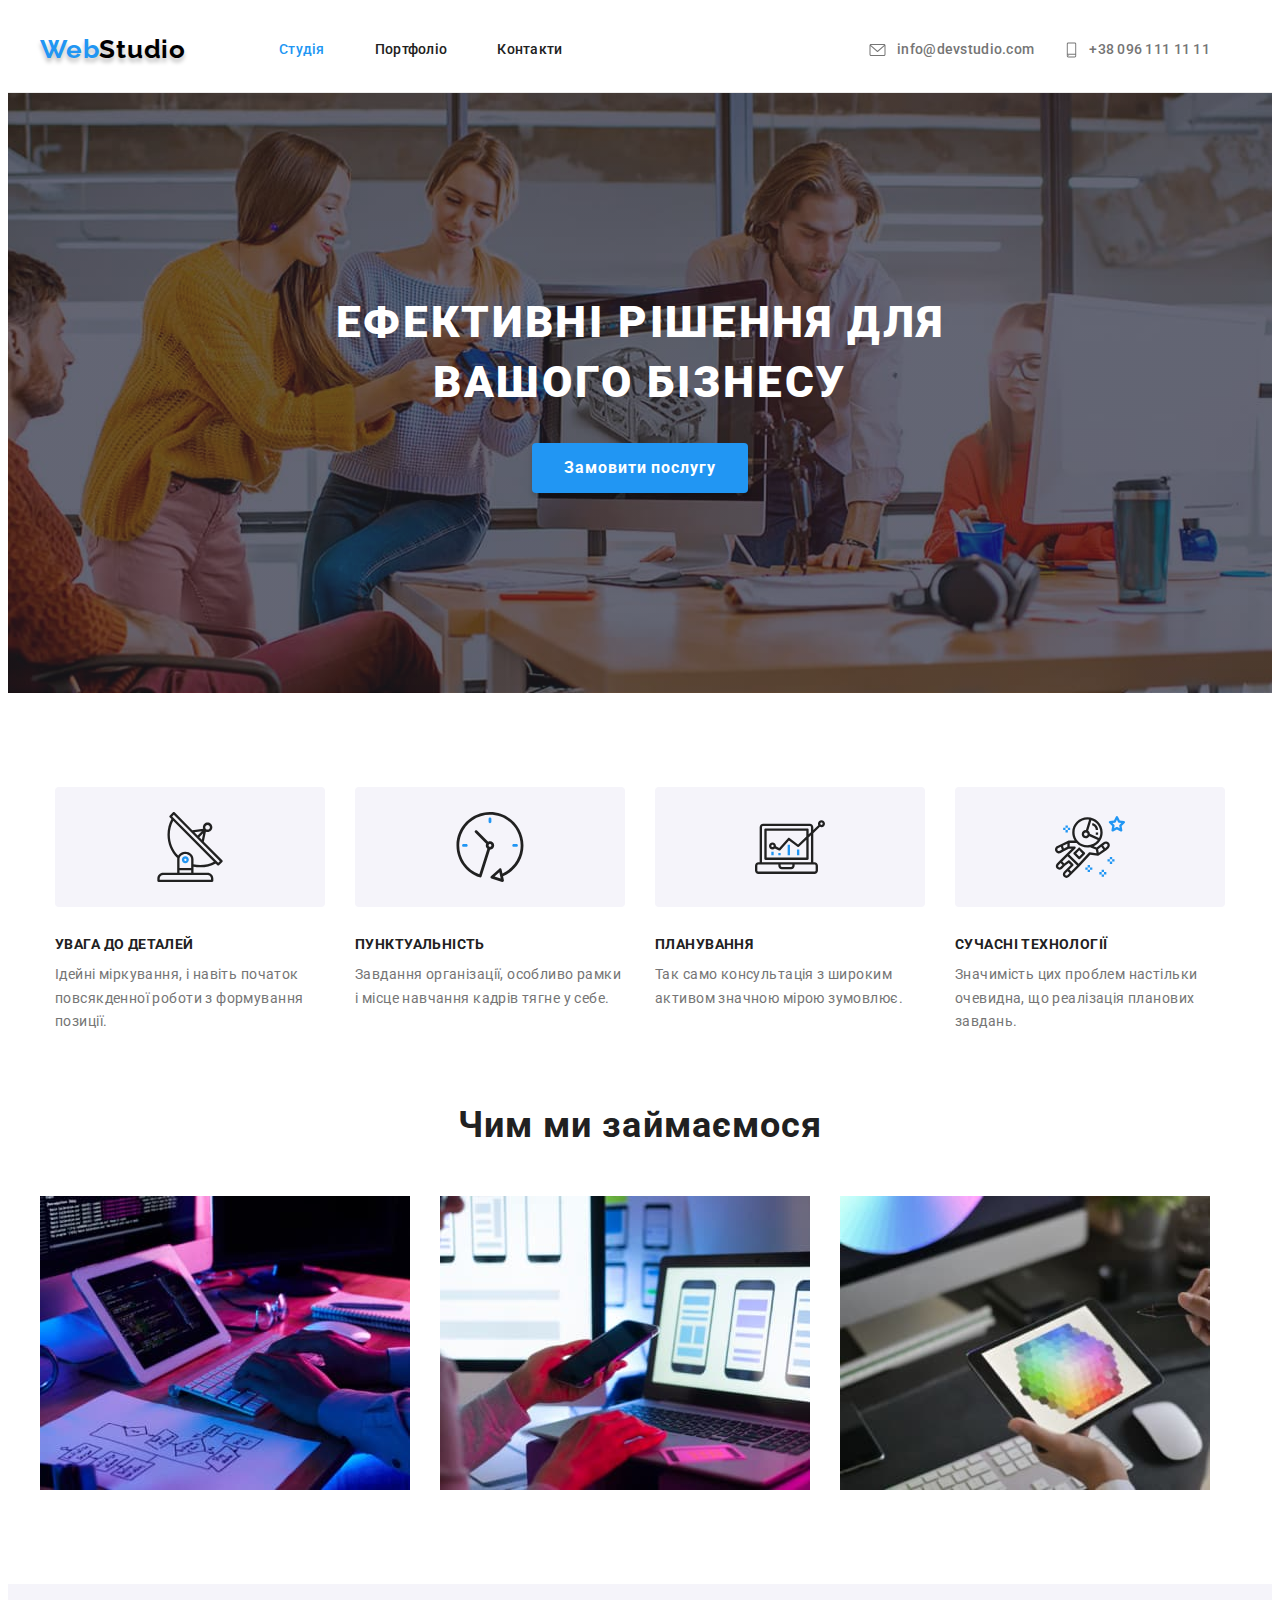
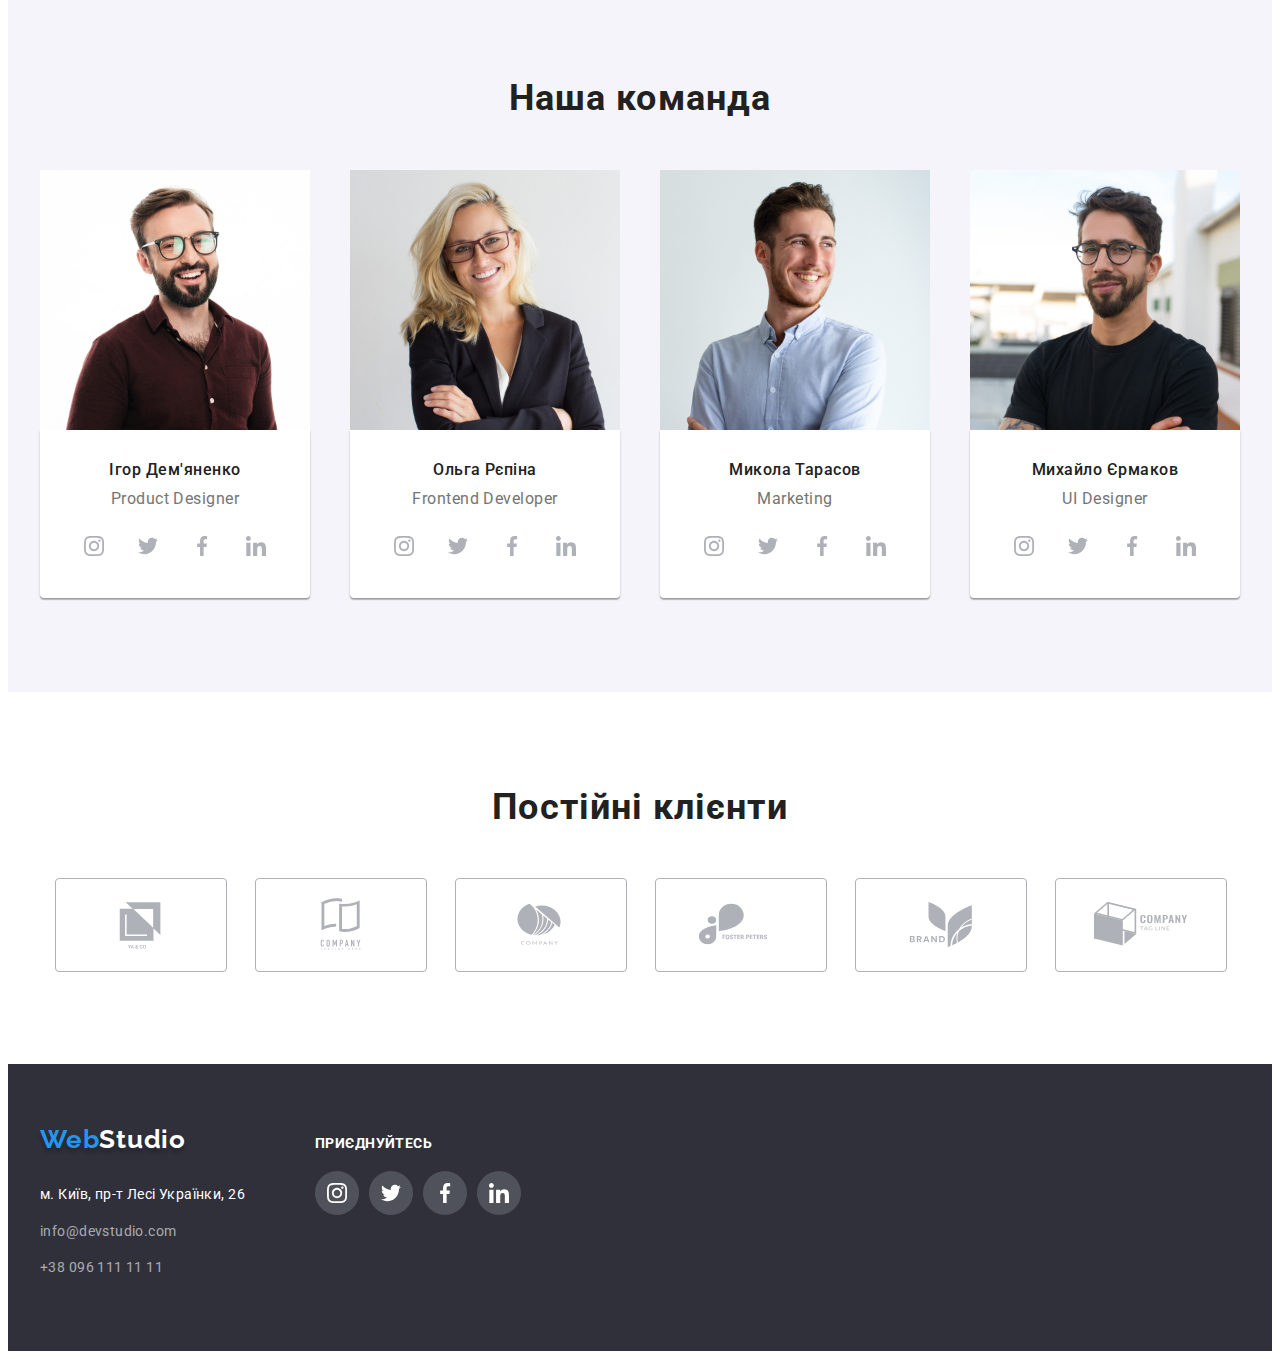
<file: index.html>
<!DOCTYPE html>
<html lang="uk">

<head>
    <meta charset="UTF-8" />
    <meta http-equiv="X-UA-Compatible" content="IE=edge" />
    <meta name="viewport" content="width=device-width, initial-scale=1.0" />
    <title>Document</title>

    <link rel="stylesheet" href="https://cdnjs.cloudflare.com/ajax/libs/modern-normalize/1.1.0/modern-normalize.min.css"
        integrity="sha512-wpPYUAdjBVSE4KJnH1VR1HeZfpl1ub8YT/NKx4PuQ5NmX2tKuGu6U/JRp5y+Y8XG2tV+wKQpNHVUX03MfMFn9Q=="
        crossorigin="anonymous" referrerpolicy="no-referrer" />

    <link rel="preconnect" href="https://fonts.googleapis.com">
    <link rel="preconnect" href="https://fonts.gstatic.com" crossorigin>
    <link
        href="https://fonts.googleapis.com/css2?family=Raleway:wght@700&family=Roboto:wght@400;500;700;900&display=swap"
        rel="stylesheet">

    <link rel="stylesheet" href="./css/styles.css">

</head>

<body>
    <header>
        <div class="header-border-bottom">
            <section class="container header-block">
            <nav class="navigation">
                <a class="logo" href="./index.html">Web<span class="logo-header">Studio</span></a>
                <ul class="list-header list-menu">
                    <li><a class="menu menu-studio" href="">Студія</a></li>
                    <li><a class="menu" href="./portfolio.html">Портфоліо</a></li>
                    <li><a class="menu" href="">Контакти</a></li>
                </ul>
            </nav>
            <ul class="list-contacts">
                <li class="header-contacts-link"><a href="mail" class="link nav-link"><svg class="header-contacts-icons"
                            width="19" height="16">
                            <use href="./img/icons.svg#icon-mail"></use>
                        </svg><span>info@devstudio.com</span></a>
                </li>
                <li class="header-contacts-link"><a href="mobile" class="link nav-link"><svg class="header-contacts-icons"
                            width="15" height="18">
                            <use href="./img/icons.svg#icon-mobile"></use>
                        </svg><span>+38 096 111 11 11</span></a>
                </li>
            </ul>
            </section>
        </div>
    </header>
    <main>
        <section class="section hero-section section-background">
            <div class="container hero-block">
                <h1 class="hero">Ефективні рішення для вашого бізнесу</h1>
                <button class="btn-order" type="button"> Замовити послугу</button>
            </div>
        </section>
        <section class="container section-advantages">
                <h2 hidden>Приклади</h2>
                <ul class="list-advantages">
                    <li>
                        <a href="#" class="advantage-bcgrd"><svg class="advantages-icons" width="70" height="70">
                                <use href="./img/icons.svg#icon-antenna"></use>
                            </svg></a>
                        <h3 class="advantages">УВАГА ДО ДЕТАЛЕЙ</h3>
                        <p class="advantages-descr">
                            Ідейні міркування, і навіть початок повсякденної роботи з
                            формування позиції.
                        </p>
                    </li>
                    <li>
                        <a href="#" class="advantage-bcgrd"><svg class="advantages-icons" width="70" height="70">
                                <use href="./img/icons.svg#icon-clock"></use>
                            </svg></a>
                        <h3 class="advantages">ПУНКТУАЛЬНІСТЬ</h3>
                        <p class="advantages-descr">
                            Завдання організації, особливо рамки і місце навчання кадрів тягне
                            у себе.
                        </p>
                    </li>
                    <li>
                        <a href="#" class="advantage-bcgrd"><svg class="advantages-icons" width="70" height="70">
                                <use href="./img/icons.svg#icon-diagram"></use>
                            </svg></a>
                        <h3 class="advantages">ПЛАНУВАННЯ</h3>
                        <p class="advantages-descr">
                            Так само консультація з широким активом значною мірою зумовлює.
                        </p>
                    </li>
                    <li>
                        <a href="#" class="advantage-bcgrd"><svg class="advantages-icons" width="70" height="70">
                                <use href="./img/icons.svg#icon-astronaut"></use>
                            </svg></a>
                        <h3 class="advantages">СУЧАСНІ ТЕХНОЛОГІЇ</h3>
                        <p class="advantages-descr">
                            Значимість цих проблем настільки очевидна, що реалізація планових
                            завдань.
                        </p>
                    </li>
                </ul>
        </section>
        <section class="container section">
                <h2 class="occupation">Чим ми займаємося</h2>
                <ul class="list-occupation">
                    <li>
                        <img src="./img/img1.jpg" alt="Діяльність1" width="370" height="294" />
                    </li>
                    <li>
                        <img src="./img/img2.jpg" alt="Діяльність2" width="370" height="294" />
                    </li>
                    <li>
                        <img src="./img/img3.jpg" alt="Діяльність3" width="370" height="294" />
                    </li>
                </ul>
        </section>
        <section class="section section-background-workers">
            <div class="container">
                <h2 class="team">Наша команда</h2>
                <ul class="list-team">
                    <li>
                        <img src="./img/team4.jpg" alt="Працівник1" width="270" height="260" />
                        <div class="team-workers">
                            <h3 class="name">Ігор Дем'яненко</h3>
                            <p class="position">Product Designer</p>
                            <ul class="workers-soc-list">
                                <li class="workers-soc-items"><a href="instagram" class="workers-soc-link link"><svg
                                            class="workers-soc-icons">
                                            <use href="./img/icons.svg#icon-instagram"></use>
                                        </svg></a></li>
                                <li class="workers-soc-items"><a href="twitter" class="workers-soc-link link"><svg width
                                            class="workers-soc-icons">
                                            <use href="./img/icons.svg#icon-twitter"></use>
                                        </svg></a></li>
                                <li class="workers-soc-items"><a href="facebook" class="workers-soc-link link"><svg
                                            class="workers-soc-icons">
                                            <use href="./img/icons.svg#icon-facebook"></use>
                                        </svg></a></li>
                                <li class="workers-soc-items"><a href="linkedin" class="workers-soc-link link"><svg
                                            class="workers-soc-icons">
                                            <use href="./img/icons.svg#icon-linkedin"></use>
                                        </svg></a></li>
                            </ul>
                        </div>
                    </li>
                    <li>
                        <img src="./img/team1.jpg" alt="Працівник2" width="270" height="260" />
                        <div class="team-workers">
                            <h3 class="name">Ольга Рєпіна</h3>
                            <p class="position">Frontend Developer</p>
                            <ul class="workers-soc-list">
                                <li class="workers-soc-items"><a href="instagram" class="workers-soc-link link"><svg
                                            class="workers-soc-icons">
                                            <use href="./img/icons.svg#icon-instagram"></use>
                                        </svg></a></li>
                                <li class="workers-soc-items"><a href="twitter" class="workers-soc-link link"><svg
                                            class="workers-soc-icons">
                                            <use href="./img/icons.svg#icon-twitter"></use>
                                        </svg></a></li>
                                <li class="workers-soc-items"><a href="facebook" class="workers-soc-link link"><svg
                                            class="workers-soc-icons">
                                            <use href="./img/icons.svg#icon-facebook"></use>
                                        </svg></a></li>
                                <li class="workers-soc-items"><a href="linkedin" class="workers-soc-link link"><svg
                                            class="workers-soc-icons">
                                            <use href="./img/icons.svg#icon-linkedin"></use>
                                        </svg></a></li>
                            </ul>
                        </div>
                    </li>
                    <li>
                        <img src="./img/team2.jpg" alt="Працівник3" width="270" height="260" />
                        <div class="team-workers">
                            <h3 class="name">Микола Тарасов</h3>
                            <p class="position">Marketing</p>
                            <ul class="workers-soc-list">
                                <li class="workers-soc-items"><a href="instagram" class="workers-soc-link link"><svg
                                            class="workers-soc-icons">
                                            <use href="./img/icons.svg#icon-instagram"></use>
                                        </svg></a></li>
                                <li class="workers-soc-items"><a href="twitter" class="workers-soc-link link"><svg
                                            class="workers-soc-icons">
                                            <use href="./img/icons.svg#icon-twitter"></use>
                                        </svg></a></li>
                                <li class="workers-soc-items"><a href="facebook" class="workers-soc-link link"><svg
                                            class="workers-soc-icons">
                                            <use href="./img/icons.svg#icon-facebook"></use>
                                        </svg></a></li>
                                <li class="workers-soc-items"><a href="linkedin" class="workers-soc-link link"><svg
                                            class="workers-soc-icons">
                                            <use href="./img/icons.svg#icon-linkedin"></use>
                                        </svg></a></li>
                            </ul>
                        </div>
                    </li>
                    <li>
                        <img src="./img/team3.jpg" alt="Працівник4" width="270" height="260" />
                        <div class="team-workers">
                            <h3 class="name">Михайло Єрмаков</h3>
                            <p class="position">UI Designer</p>
                            <ul class="workers-soc-list">
                                <li class="workers-soc-items"><a href="instagram" class="workers-soc-link link"><svg
                                            class="workers-soc-icons">
                                            <use href="./img/icons.svg#icon-instagram"></use>
                                        </svg></a></li>
                                <li class="workers-soc-items"><a href="twitter" class="workers-soc-link link"><svg
                                            class="workers-soc-icons">
                                            <use href="./img/icons.svg#icon-twitter"></use>
                                        </svg></a></li>
                                <li class="workers-soc-items"><a href="facebook" class="workers-soc-link link"><svg
                                            class="workers-soc-icons">
                                            <use href="./img/icons.svg#icon-facebook"></use>
                                        </svg></a></li>
                                <li class="workers-soc-items"><a href="linkedin" class="workers-soc-link link"><svg
                                            class="workers-soc-icons">
                                            <use href="./img/icons.svg#icon-linkedin"></use>
                                        </svg></a></li>
                            </ul>
                        </div>
                    </li>
                </ul>
            </div>
        </section>
        <section class="container section">
                <h2 class="clients">Постійні клієнти</h2>
                <ul class="clients-list">
                    <li class="clients-list-size"><a href="client-1" class="clients-link link"><svg class="clients-icons"> 
                                <use href="./img/icons.svg#icon-1"></use>
                            </svg></a></li>
                    <li class="clients-list-size"><a href="client-2" class="clients-link link"><svg class="clients-icons">
                                <use href="./img/icons.svg#icon-2"></use>
                            </svg></a></li>
                    <li class="clients-list-size"><a href="client-3" class="clients-link link"><svg class="clients-icons">
                                <use href="./img/icons.svg#icon-3"></use>
                            </svg></a></li>
                    <li class="clients-list-size"><a href="client-4" class="clients-link link"><svg class="clients-icons">
                                <use href="./img/icons.svg#icon-4"></use>
                            </svg></a></li>
                    <li class="clients-list-size"><a href="client-5" class="clients-link link"><svg class="clients-icons">
                                <use href="./img/icons.svg#icon-5"></use>
                            </svg></a></li>
                    <li class="clients-list-size"><a href="client-5" class="clients-link link"><svg class="clients-icons">
                                <use href="./img/icons.svg#icon-6"></use>
                            </svg></a></li>
                </ul>
        </section>
    </main>
    <footer class="footer-background">
        <div class="container footer-block">
            <div class="section-address">
                <a class="logo-footer" href="./index.html">Web<span class="logo-footer-part">Studio</span></a>
                <address>
                    <ul class="list-footer">
                        <li class="link-footer-address">
                            <a class="address" href="https://goo.gl/maps/pz3UQcwL6n8fsx3L7">м. Київ, пр-т Лесі Українки,
                                26</a>
                        </li>
                        <li class="link-footer">
                            <a class="contacts-footer" href="mailto:info@devstudio.com">info@devstudio.com</a>
                        </li>
                        <li class="link-footer">
                            <a class="contacts-footer" href="tel:+380961111111">+38 096 111 11 11</a>
                        </li>
                    </ul>
                </address>
            </div>
            <div>
                <p class="invitation-footer">ПРИЄДНУЙТЕСЬ</p>
                <ul class="list-footer footer-soc-list">
                    <li class="footer-soc-items"><a href="instagram" class="footer-soc-link link"><svg
                                class="footer-soc-icons">
                                <use href="./img/icons.svg#icon-instagram"></use>
                            </svg></a></li>
                    <li class="footer-soc-items"><a href="twitter" class="footer-soc-link link"><svg
                                class="footer-soc-icons">
                                <use href="./img/icons.svg#icon-twitter"></use>
                            </svg></a></li>
                    <li class="footer-soc-items"><a href="facebook" class="footer-soc-link link"><svg
                                class="footer-soc-icons">
                                <use href="./img/icons.svg#icon-facebook"></use>
                            </svg></a></li>
                    <li class="footer-soc-items"><a href="linkedin" class="footer-soc-link link"><svg
                                class="footer-soc-icons">
                                <use href="./img/icons.svg#icon-linkedin"></use>
                            </svg></a></li>
                </ul>
            </div>
        </div>
    </footer>
</body>

</html>
</file>
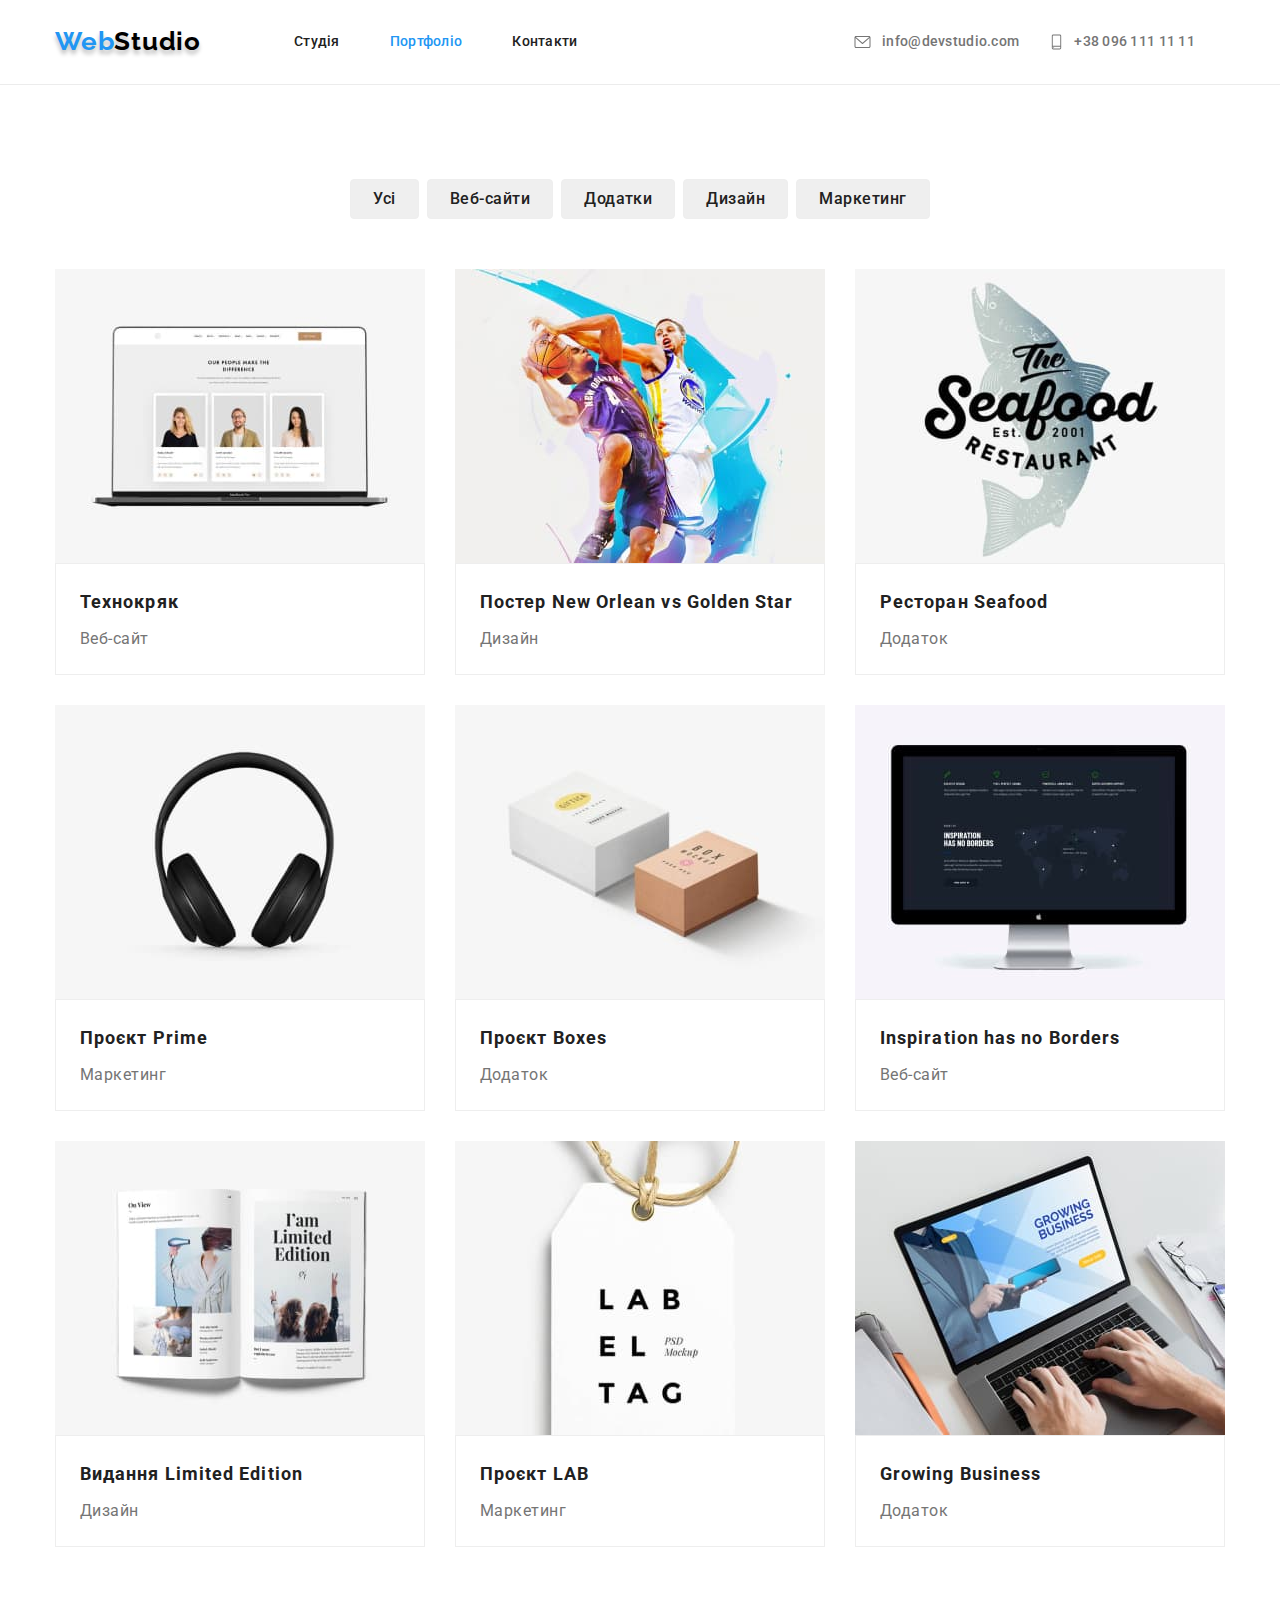
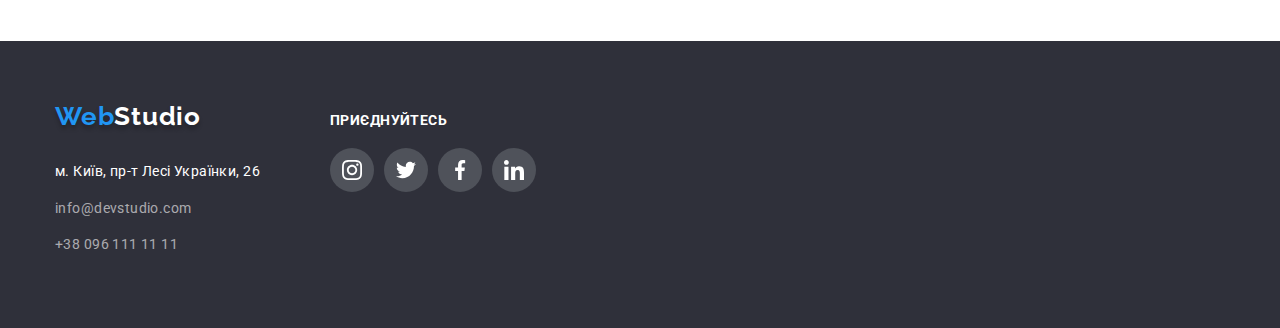
<file: portfolio.html>
<!DOCTYPE html>
<html lang="uk">

<head>
    <meta charset="UTF-8">
    <meta http-equiv="X-UA-Compatible" content="IE=edge">
    <meta name="viewport" content="width=device-width, initial-scale=1.0">
    <title>WebStudio</title>
    <link rel="preconnect" href="https://fonts.googleapis.com">
    <link rel="preconnect" href="https://fonts.gstatic.com" crossorigin>
    <link
        href="https://fonts.googleapis.com/css2?family=Raleway:wght@700&family=Roboto:wght@400;500;700;900&display=swap"
        rel="stylesheet">
    <link rel="stylesheet" href="https://cdnjs.cloudflare.com/ajax/libs/modern-normalize/1.1.0/modern-normalize.min.css">
    <link rel="stylesheet" href="./css/styles.css">
</head>

<body>
    <header>
        <div class=" header-border-bottom">
            <section class="container header-block">
            <nav class="navigation">
                <a class="logo" href="./index.html">Web<span class="logo-header">Studio</span></a>
                <ul class="list-header list-menu">
                    <li><a class="menu" href="./index.html">Студія</a></li>
                    <li><a class="menu menu-portfolio" href="./portfolio.html">Портфоліо</a></li>
                    <li><a class="menu" href="">Контакти</a></li>
                </ul>
            </nav>
            <ul class="list-contacts">
                <li class="header-contacts-link"><a href="mail" class="link nav-link"><svg class="header-contacts-icons" width="19"
                            height="16">
                            <use href="./img/icons.svg#icon-mail"></use>
                        </svg>info@devstudio.com</a>
                </li>
                <li class="header-contacts-link"><a href="mobile" class="link nav-link"><svg class="header-contacts-icons" width="15"
                            height="18">
                            <use href="./img/icons.svg#icon-mobile"></use>
                        </svg>+38 096 111 11 11</a>
                </li>
            </ul>
            </section>
        </div>
    </header>

    <main>
            <section class="container section">
                <h1 class="visually-hidden">Menu</h1>
                <ul class="list-portfolio-categories">
                    <li><button type="button" class="portfolio-categories">Усі</button></li>
                    <li><button type="button" class="portfolio-categories">Веб-сайти</button></li>
                    <li><button type="button" class="portfolio-categories">Додатки</button></li>
                    <li><button type="button" class="portfolio-categories">Дизайн</button></li>
                    <li><button type="button" class="portfolio-categories">Маркетинг</button></li>
                </ul>
                <ul class="list-portfolio-projects">
                    <li class="project-item">
                        <a href="" class="project-link"><img src="./img/portfolio1.jpg" alt="Технокряк" width="370" height="294">
                        <div class="portfolio-filter">
                            <h2 class="project">Технокряк</h2>
                            <p class="portfolio-categories-item">Веб-сайт</p>
                        </div></a>
                    </li>
                    <li class="project-item">
                        <a href="" class="project-link"><img src="./img/portfolio2.jpg" alt="Постер New Orlean vs Golden Star" width="370" height="294">
                        <div class="portfolio-filter">
                            <h2 class="project">Постер New Orlean vs Golden Star</h2>
                            <p class="portfolio-categories-item">Дизайн</p>
                        </div></a>
                    </li>
                    <li class="project-item">
                        <a href="" class="project-link"><img src="./img/portfolio3.jpg" alt="Ресторан Seafood" width="370" height="294">
                        <div class="portfolio-filter">
                            <h2 class="project">Ресторан Seafood</h2>
                            <p class="portfolio-categories-item">Додаток</p>
                        </div></a>
                    </li>
                    <li class="project-item">
                        <a href="" class="project-link"><img src="./img/portfolio4.jpg" alt="Проєкт Prime" width="370" height="294">
                        <div class="portfolio-filter">
                            <h2 class="project">Проєкт Prime</h2>
                            <p class="portfolio-categories-item">Маркетинг</p>
                        </div></a>
                    </li>
                    <li class="project-item">
                        <a href="" class="project-link"><img src="./img/portfolio5.jpg" alt="Проєкт Boxes" width="370" height="294">
                        <div class="portfolio-filter">
                            <h2 class="project">Проєкт Boxes</h2>
                            <p class="portfolio-categories-item">Додаток</p>
                        </div></a>
                    </li>
                    <li class="project-item">
                        <a href="" class="project-link"><img src="./img/portfolio6.jpg" alt="Inspiration has no Borders" width="370" height="294">
                        <div class="portfolio-filter">
                            <h2 class="project">Inspiration has no Borders</h2>
                            <p class="portfolio-categories-item">Веб-сайт</p>
                        </div></a>
                    </li>
                    <li class="project-item">
                        <a href="" class="project-link"><img src="./img/portfolio7.jpg" alt="Видання Limited Edition" width="370" height="294">
                        <div class="portfolio-filter">
                            <h2 class="project">Видання Limited Edition</h2>
                            <p class="portfolio-categories-item">Дизайн</p>
                        </div></a>
                    </li>
                    <li class="project-item">
                        <a href="" class="project-link"><img src="./img/portfolio8.jpg" alt="Проєкт LAB" width="370" height="294">
                        <div class="portfolio-filter">
                            <h2 class="project">Проєкт LAB</h2>
                            <p class="portfolio-categories-item">Маркетинг</p></a>
                        </div>
                    </li>
                    <li class="project-item">
                        <a href="" class="project-link"><img src="./img/portfolio9.jpg" alt="Growing Business" width="370" height="294">
                        <div class="portfolio-filter">
                            <h2 class="project">Growing Business</h2>
                            <p class="portfolio-categories-item">Додаток</p>
                        </div></a>
                    </li>
                </ul>
            </section>
    </main>

<footer class="footer-background">
    <div class="container footer-block">
        <div class="section-address">
            <a class="logo-footer" href="./index.html">Web<span class="logo-footer-part">Studio</span></a>
            <address>
                <ul class="list-footer">
                    <li class="link-footer-address">
                        <a class="address" href="https://goo.gl/maps/pz3UQcwL6n8fsx3L7">м. Київ, пр-т Лесі Українки,
                            26</a>
                    </li>
                    <li class="link-footer">
                        <a class="contacts-footer" href="mailto:info@devstudio.com">info@devstudio.com</a>
                    </li>
                    <li class="link-footer">
                        <a class="contacts-footer" href="tel:+380961111111">+38 096 111 11 11</a>
                    </li>
                </ul>
            </address>
        </div>
        <div>
            <h3 class="invitation-footer">ПРИЄДНУЙТЕСЬ</h3>
            <ul class="list-footer footer-soc-list">
                <li class="footer-soc-items"><a href="instagram" class="footer-soc-link link"><svg
                            class="footer-soc-icons">
                            <use href="./img/icons.svg#icon-instagram"></use>
                        </svg></a></li>
                <li class="footer-soc-items"><a href="twitter" class="footer-soc-link link"><svg
                            class="footer-soc-icons">
                            <use href="./img/icons.svg#icon-twitter"></use>
                        </svg></a></li>
                <li class="footer-soc-items"><a href="facebook" class="footer-soc-link link"><svg
                            class="footer-soc-icons">
                            <use href="./img/icons.svg#icon-facebook"></use>
                        </svg></a></li>
                <li class="footer-soc-items"><a href="linkedin" class="footer-soc-link link"><svg
                            class="footer-soc-icons">
                            <use href="./img/icons.svg#icon-linkedin"></use>
                        </svg></a></li>
            </ul>
        </div>
    </div>
</footer>
</body>

</html>
</file>
<file: css/styles.css>
h1,
h2,
h3,
h4,
h5,
h5,
ul,
p {
    margin: 0;
    padding-left: 0;
}

.link {
    text-decoration: none;
    color: currentColor;
}

.list {
    text-decoration: none;
    list-style: none;
    margin: 0;
    padding: 0;
    display: flex;
    align-items: center;
    gap: 50px;
}

.section {
    padding-top: 94px;
    padding-bottom: 94px;
}

img {
    display: block;
}

.header-block {
    display: flex;
    align-items: center;
}

.header-border-bottom {
    border-bottom: 1px solid #ECECEC;
}

body {
    font-family: "Roboto", "Raleway";
}

:root {
    --article-color: #212121;
    --article-descr-color: #757575;
    --section-background-color: #2F303A;
    --btns-links-color: #2196F3;
}

.list-header {
    text-decoration: none;
    list-style: none;
    margin: 0;
    padding: 0;
    display: flex;
    align-items: center;
    gap: 50px;
}

.logo {
    font-style: normal;
    font-weight: 700;
    font-size: 26px;
    line-height: 1.19;
    letter-spacing: 0.03em;
    color: #2196F3;
    text-shadow: 0px 4px 4px rgba(0, 0, 0, 0.25);
    text-decoration: none;
    font-family: 'Raleway';
    padding-top: 24px;
    padding-bottom: 25px;
    display: flex;
    align-items: center;
}

.logo-header {
    color: #000000;
    display: flex;
    align-items: center;
}

.navigation {
    display: flex;
    align-items: center;
}

.list-menu {
    text-decoration: none;
    list-style: none;
    margin: 0;
    padding: 0;
    display: flex;
    align-items: center;
    gap: 50px;
    margin-left: 93px;
}

.menu {
    font-size: 14px;
    line-height: 1.14;
    letter-spacing: 0.02em;
    color: #212121;
    text-decoration: none;
    font-weight: 500;
    padding-top: 32px;
    padding-bottom: 32px;
    display: flex;
    align-items: center;
}

.menu:hover {
    color: var(--btns-links-color);
}

.menu:active {
    color: var(--btns-links-color);
}

.menu:focus {
    color: var(--btns-links-color);
}

.menu-studio {
    color: #2196F3;
}

.menu-portfolio {
    color: #2196F3;
}

.list-contacts {
    text-decoration: none;
    list-style: none;
    margin: 0;
    padding: 0;
    display: flex;
    align-items: center;
    margin-left: auto;
}

.header-contacts-link {
    font-family: 'Roboto';
    font-style: normal;
    font-size: 14px;
    line-height: 1.14;
    letter-spacing: 0.02em;
    color: #757575;
    text-decoration: none;
    font-weight: 500;
    padding-top: 32px;
    padding-bottom: 32px;
    display: flex;
    align-items: center;
    justify-content: center;
    margin-left: auto;
    margin-right: 30px;
    color: #757575;
}

.header-contacts-icons {
    margin-right: 10px;
    fill: #757575;
}

.nav-link {
    display: flex;
    align-items: center;
    height: 20px;
}

.header-contacts-link:hover {
    fill: var(--btns-links-color);
    color: var(--btns-links-color);
}

.header-contacts-link:focus {
    fill: var(--btns-links-color);
    color: var(--btns-links-color);
}

.hero-section {
    padding-top: 200px;
    padding-bottom: 200px;
    background-image: linear-gradient(rgba(47, 48, 58, 0.4), rgba(47, 48, 58, 0.4)), url(../img/hero-back.jpg);
    background-repeat: no-repeat;
    background-size: cover;
    background-position: center;
    background-color: var(--section-background-color);
    max-width: 1600px;
    margin-left: auto;
    margin-right: auto;
}

.hero-block {
    padding-top: 94px;
    padding-bottom: 94px;
    align-items: center;
    text-align: center;
    display: contents;
}

.hero {
    font-size: 44px;
    width: 696px;
    margin: 0 auto;
    line-height: 1.36;
    text-align: center;
    letter-spacing: 0.06em;
    text-transform: uppercase;
    color: #FFFFFF;
    font-weight: 900;
    margin-bottom: 30px;
    background-color: transparent;
    display: flex;
    align-items: center;
}

.btn-order {
    font-family: 'Roboto';
    font-style: normal;
    font-size: 16px;
    line-height: 1.875;
    font-weight: 700;
    margin: 0 auto;
    padding: 10px 32px;
    letter-spacing: 0.06em;
    color: #FFFFFF;
    box-shadow: 0px 4px 4px rgba(0, 0, 0, 0.15);
    border-radius: 4px;
    cursor: pointer;
    display: flex;
    align-items: center;
    background: var(--btns-links-color);
    border: none;
}

.section-advantages {
    padding-top: 94px;
}

.list-advantages {
    text-decoration: none;
    list-style: none;
    margin: 0;
    padding: 0;
    display: flex;
    align-items: center;
    justify-content: center;
    gap: 30px;
}

.advantage-bcgrd {
    width: 270px;
    height: 120px;
    background-color: #F5F4FA;
    border-radius: 4px;
    margin-bottom: 30px;
    display: flex;
    align-items: center;
    justify-content: center;
}

.advantage-icon {
    width: 70px;
    height: 70px;
}

.advantages {
    font-size: 14px;
    font-weight: 700;
    line-height: 1.14;
    letter-spacing: 0.03em;
    text-transform: uppercase;
    padding-bottom: 10px;
    display: flex;
    justify-content: space-between;
    align-items: center;
    color: var(--article-color)
}

.advantages-descr {
    font-size: 14px;
    width: 270px;
    height: 48px;
    font-weight: 400;
    line-height: 1.71;
    letter-spacing: 0.03em;
    display: flex;
    justify-content: space-between;
    color: var(--article-descr-color)
}

.list-occupation {
    text-decoration: none;
    list-style: none;
    margin: 0;
    padding: 0;
    display: flex;
    align-items: center;
    gap: 30px;
}

.occupation {
    font-size: 36px;
    font-weight: 700;
    line-height: 1.16;
    text-align: center;
    letter-spacing: 0.03em;
    margin-bottom: 50px;
    color: var(--article-color)
}

.section-background-workers {
    background: #F5F4FA;
}

.list-team {
    text-decoration: none;
    display: flex;
    justify-content: space-between;
    align-items: center;
    list-style: none;
    margin: 0;
    padding: 0;
}

.team-workers {
    padding-top: 30px;
    padding-bottom: 30px;
    background: #FFFFFF;
    box-shadow: 0px 1px 3px rgba(0, 0, 0, 0.12), 0px 1px 1px rgba(0, 0, 0, 0.14), 0px 2px 1px rgba(0, 0, 0, 0.2);
    border-radius: 0px 0px 4px 4px;
}

.team {
    font-size: 36px;
    font-weight: 700;
    line-height: 1.16;
    text-align: center;
    letter-spacing: 0.03em;
    color: #212121;
    margin-bottom: 50px;
}

.name {
    font-size: 16px;
    font-weight: 500;
    line-height: 1.1875;
    text-align: center;
    letter-spacing: 0.03em;
    margin-bottom: 10px;
    color: var(--article-color)
}

.position {
    font-size: 16px;
    font-weight: 400;
    line-height: 1.1875;
    text-align: center;
    letter-spacing: 0.03em;
    margin-bottom: 16px;
    color: var(--article-descr-color)
}

.workers-soc-list {
    text-decoration: none;
    list-style: none;
    margin: 0;
    padding: 0;
    display: flex;
    justify-content: center;
    align-items: center;
    gap: 10px;
}

.workers-soc-items {
    width: 44px;
    height: 44px;
}

.workers-soc-link {
    width: 100%;
    height: 100%;
    display: flex;
    justify-content: center;
    align-items: center;
    border-radius: 50%;
}

.workers-soc-link:hover {
    background-color: var(--btns-links-color);
}

.workers-soc-link:hover .workers-soc-icons {
    fill: #FFFFFF;
}

.workers-soc-link:focus {
    background-color: var(--btns-links-color);
}

.workers-soc-link:focus .workers-soc-icons {
    fill: #FFFFFF;
}

.workers-soc-icons {
    height: 20px;
    width: 20px;
    fill: #AFB1B8;
}

.clients-list {
    text-decoration: none;
    list-style: none;
    margin: 0;
    padding: 0;
    display: flex;
    justify-content: center;
    align-items: center;
    gap: 30px;
}

.clients {
    font-family: 'Roboto';
    font-style: normal;
    font-weight: 700;
    font-size: 36px;
    line-height: 42px;
    text-align: center;
    letter-spacing: 0.03em;
    color: #212121;
    margin-bottom: 50px;
}

.clients-link {
    display: flex;
    justify-content: center;
    align-items: center;
    border: 1px solid #AFB1B8;
    border-radius: 4px;
    fill: #AFB1B8;
    width: 100%;
    height: 100%;
}

.clients-link:hover {
    fill: var(--btns-links-color);
    border-color: var(--btns-links-color);
}

.clients-link:focus {
    fill: var(--btns-links-color);
    border-color: var(--btns-links-color);
}

.clients-list-size {
    width: 170px;
    height: 92px;
}

.clients-icons {
    width: 106px;
    height: 60px;
}

.container {
    padding-left: 15px;
    padding-right: 15px;
    margin: 0 auto;
    width: 1200px;
}

.footer-block {
    display: flex;
    align-items: baseline;
}

.section-address {
    margin-right: 70px;
}

.footer-background {
    padding-top: 60px;
    padding-bottom: 60px;
    background: var(--section-background-color)
}

.list-footer {
    text-decoration: none;
    list-style: none;
    margin: 0;
    padding: 0;
}

.link-footer-address {
    margin-top: 28px;
    margin-bottom: 12px;
}

.link-footer {
    margin-bottom: 12px;
}

.logo-footer {
    font-family: 'Raleway';
    font-style: normal;
    font-weight: 700;
    font-size: 26px;
    line-height: 1.19;
    letter-spacing: 0.03em;
    color: #2196F3;
    text-shadow: 0px 4px 4px rgba(0, 0, 0, 0.25);
    text-decoration: none;
    margin-right: auto;
}

.logo-footer-part {
    font-family: 'Raleway';
    font-style: normal;
    font-weight: 700;
    font-size: 26px;
    line-height: 31px;
    letter-spacing: 0.03em;
    margin-left: auto;
    margin-bottom: 28px;
    color: #FFFFFF;
}

.address {
    font-family: 'Roboto';
    font-style: normal;
    font-size: 14px;
    font-weight: 400;
    line-height: 1.71;
    letter-spacing: 0.03em;
    color: #FFFFFF;
    text-decoration: none;
    margin-top: 28px;
    margin-bottom: 12px;
    margin-left: auto;
}

.social-footer {
    display: flex;
    justify-content: center;
    align-items: center;
}

.invitation-footer {
    font-family: 'Roboto';
    font-style: normal;
    font-weight: 700;
    font-size: 14px;
    line-height: 16px;
    letter-spacing: 0.03em;
    text-transform: uppercase;
    color: #FFFFFF;
    display: flex;
    align-items: center;
    margin-bottom: 20px;
}

.footer-soc-list {
    display: flex;
    align-items: center;
    gap: 10px;
}

.footer-soc-items {
    width: 44px;
    height: 44px;
}

.footer-soc-link {
    width: 100%;
    height: 100%;
    display: flex;
    justify-content: center;
    align-items: center;
    border-radius: 50%;
    background-color: #4f525a;
}

.footer-soc-link:hover {
    background-color: var(--btns-links-color);
}

.footer-soc-link:hover .workers-soc-icons {
    fill: #FFFFFF;
}

.footer-soc-link:focus {
    background-color: var(--btns-links-color);
}

.footer-soc-link:focus .workers-soc-icons {
    fill: #FFFFFF;
}

.footer-soc-icons {
    height: 20px;
    width: 20px;
    fill: #FFFFFF
}

.header-border-bottom {
    border-bottom: 1px solid #ECECEC;
}

.portfolio-container-header {
    border-bottom: 1px solid #EEEEEE;
}

.portfolio-section {
    width: 1200px;
    margin: 0 auto;
    padding-left: 15px;
    padding-right: 15px;
    display: flex;
    align-items: center;
}

.list-portfolio-categories {
    text-decoration: none;
    list-style: none;
    margin: 0;
    padding: 0;
    display: flex;
    align-items: center;
    justify-content: center;
    margin-bottom: 50px;
    gap: 8px;
}

.portfolio-filter {
    border: 1px solid #EEEEEE;
    padding: 20px 24px;
}

.portfolio-categories {
    font-family: 'Roboto';
    font-style: normal;
    font-weight: 500;
    font-size: 16px;
    line-height: 26px;
    border: 1px solid #EEEEEE;
    border-radius: 4px;
    text-align: center;
    letter-spacing: 0.03em;
    color: #212121;
    cursor: pointer;
    padding: 6px 22px;
}

.list-advantages {
    gap: 30px;
}

.portfolio-categories:hover {
    color: #FFFFFF;
    background-color: var(--btns-links-color)
}

.portfolio-categories:focus {
    color: #FFFFFF;
    background-color: var(--btns-links-color)
}

.portfolio-categories:active {
    color: #FFFFFF;
    background-color: var(--btns-links-color)
}

.header-portfolio-border {
    border-bottom: 1px solid #ECECEC;
    ;
}

.container-projects {
    width: 1200px;
    margin: 0 auto;
    padding-left: 15px;
    padding-right: 15px;
}

.list-portfolio-projects {
    text-decoration: none;
    list-style: none;
    margin: 0;
    display: flex;
    align-content: center;
    flex-wrap: wrap;
    gap: 30px;
}

.project {
    font-size: 18px;
    font-weight: 700;
    line-height: 2;
    letter-spacing: 0.06em;
    margin-bottom: 4px;
    color: var(--article-color)
}

.project-item {
    flex-basis: calc((100% - 60px) / 3);
}

.project-item:hover {
    box-shadow: 0px 1px 1px rgba(0, 0, 0, 0.12), 0px 4px 4px rgba(0, 0, 0, 0.06), 1px 4px 6px rgba(0, 0, 0, 0.16);
}

.portfolio-categories-item {
    font-size: 16px;
    font-weight: 400;
    line-height: 1.875;
    letter-spacing: 0.03em;
    color: var(--article-descr-color)
}

.contacts-footer {
    font-family: 'Roboto';
    font-style: normal;
    font-weight: 400;
    font-size: 14px;
    line-height: 24px;
    letter-spacing: 0.03em;
    color: rgba(255, 255, 255, 0.6);
    text-decoration: none;
}

.contacts-footer:hover {
    color: #2196F3;
}

.contacts-footer:focus {
    color: #2196F3;
}

.contacts-footer:active {
    color: #2196F3;
}

.project-link {
    display: block;
    text-decoration: none;
}

.project-link:hover, .project-link:focus {
    box-shadow: 0px 1px 1px rgba(0, 0, 0, 0.12);
}

.visually-hidden {
    position: absolute;
    white-space: nowrap;
    width: 1px;
    height: 1px;
    overflow: hidden;
    border: 0;
    padding: 0;
    clip: rect(0 0 0 0);
    clip-path: inset(50%);
    margin: -1px;
}
</file>
